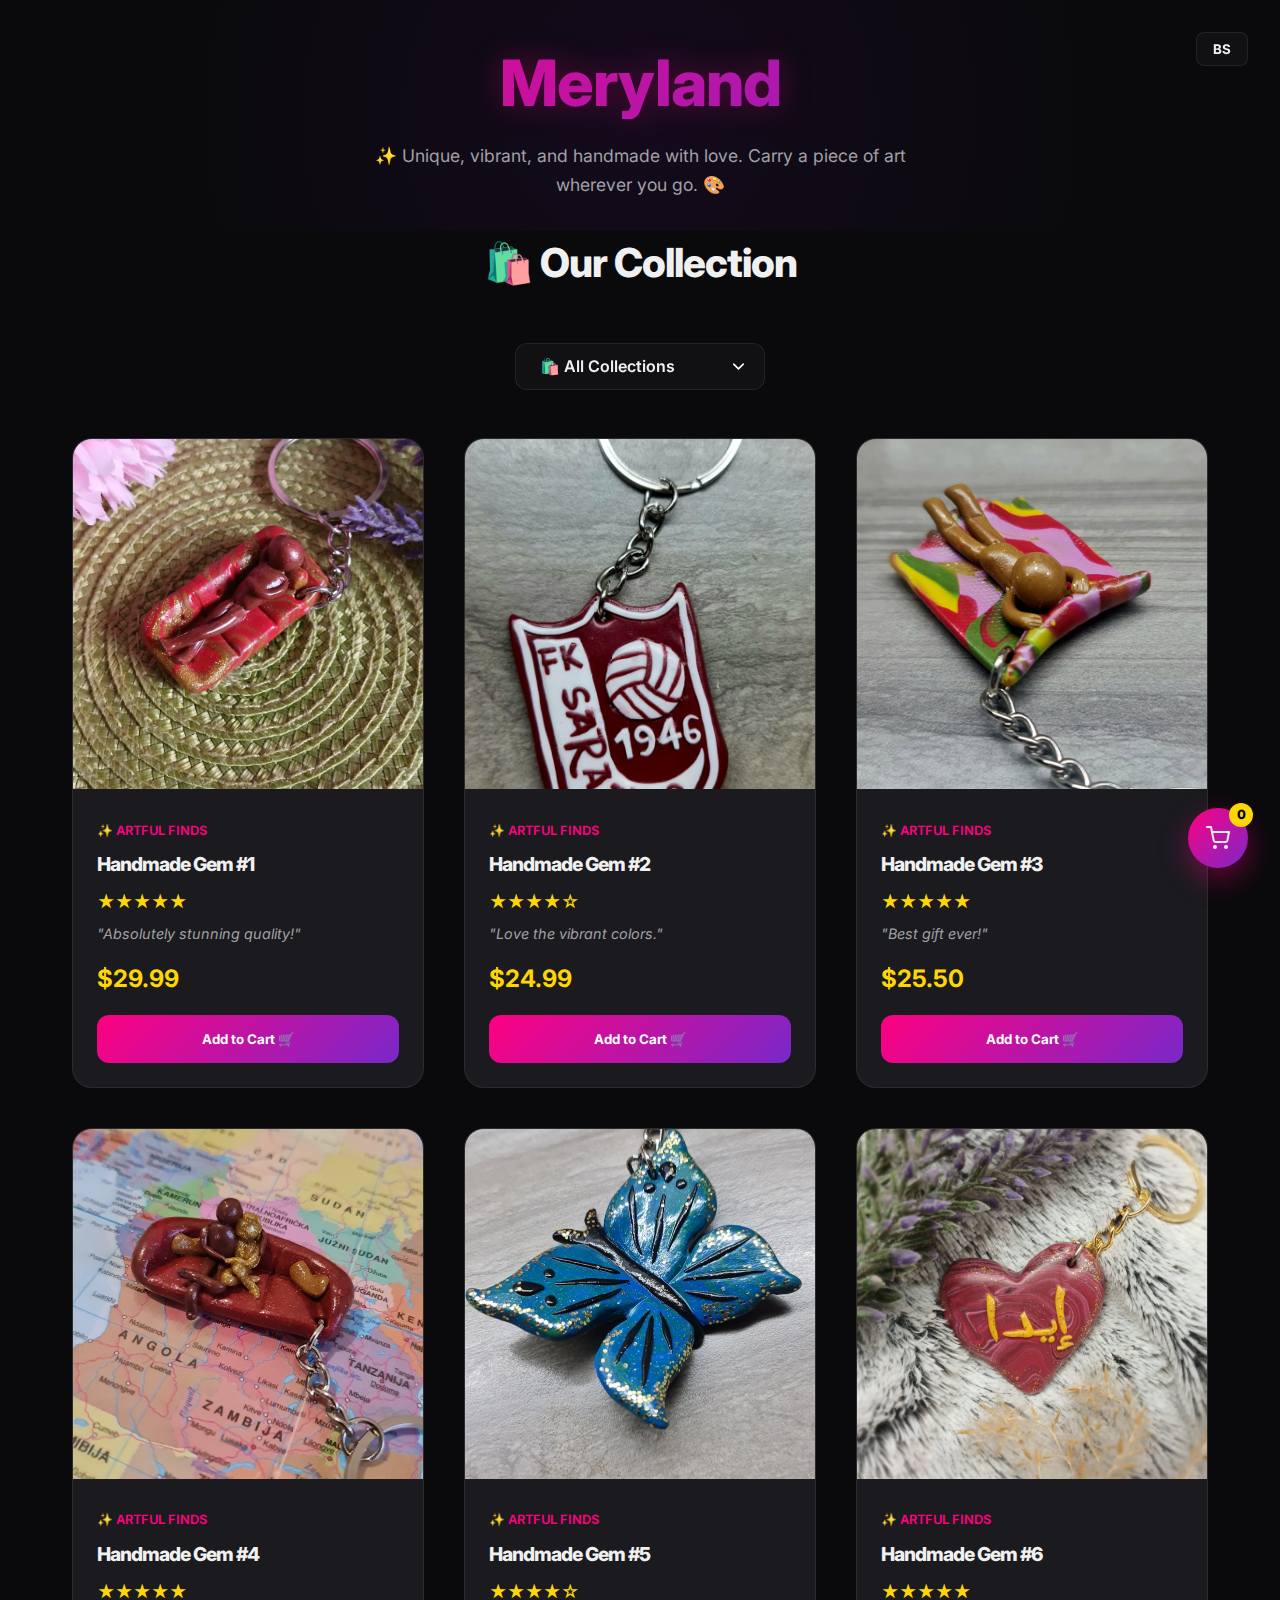
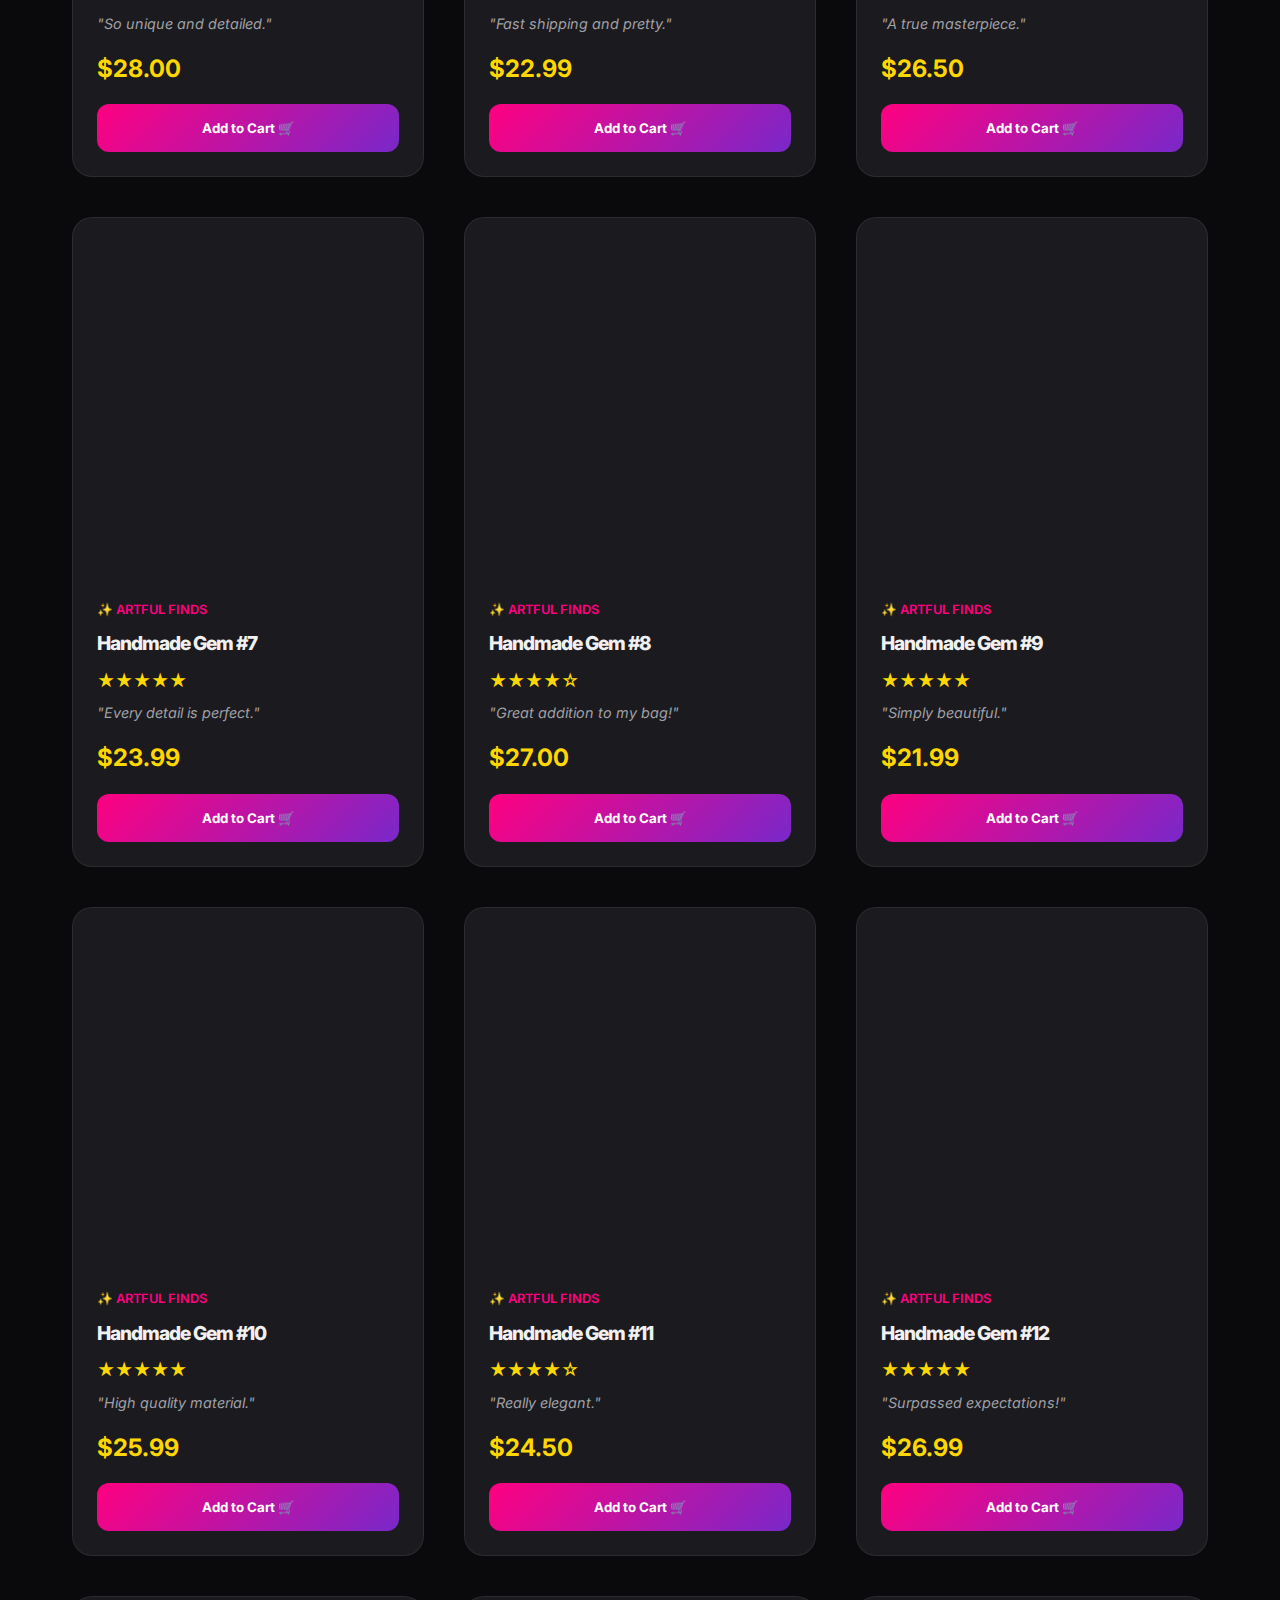
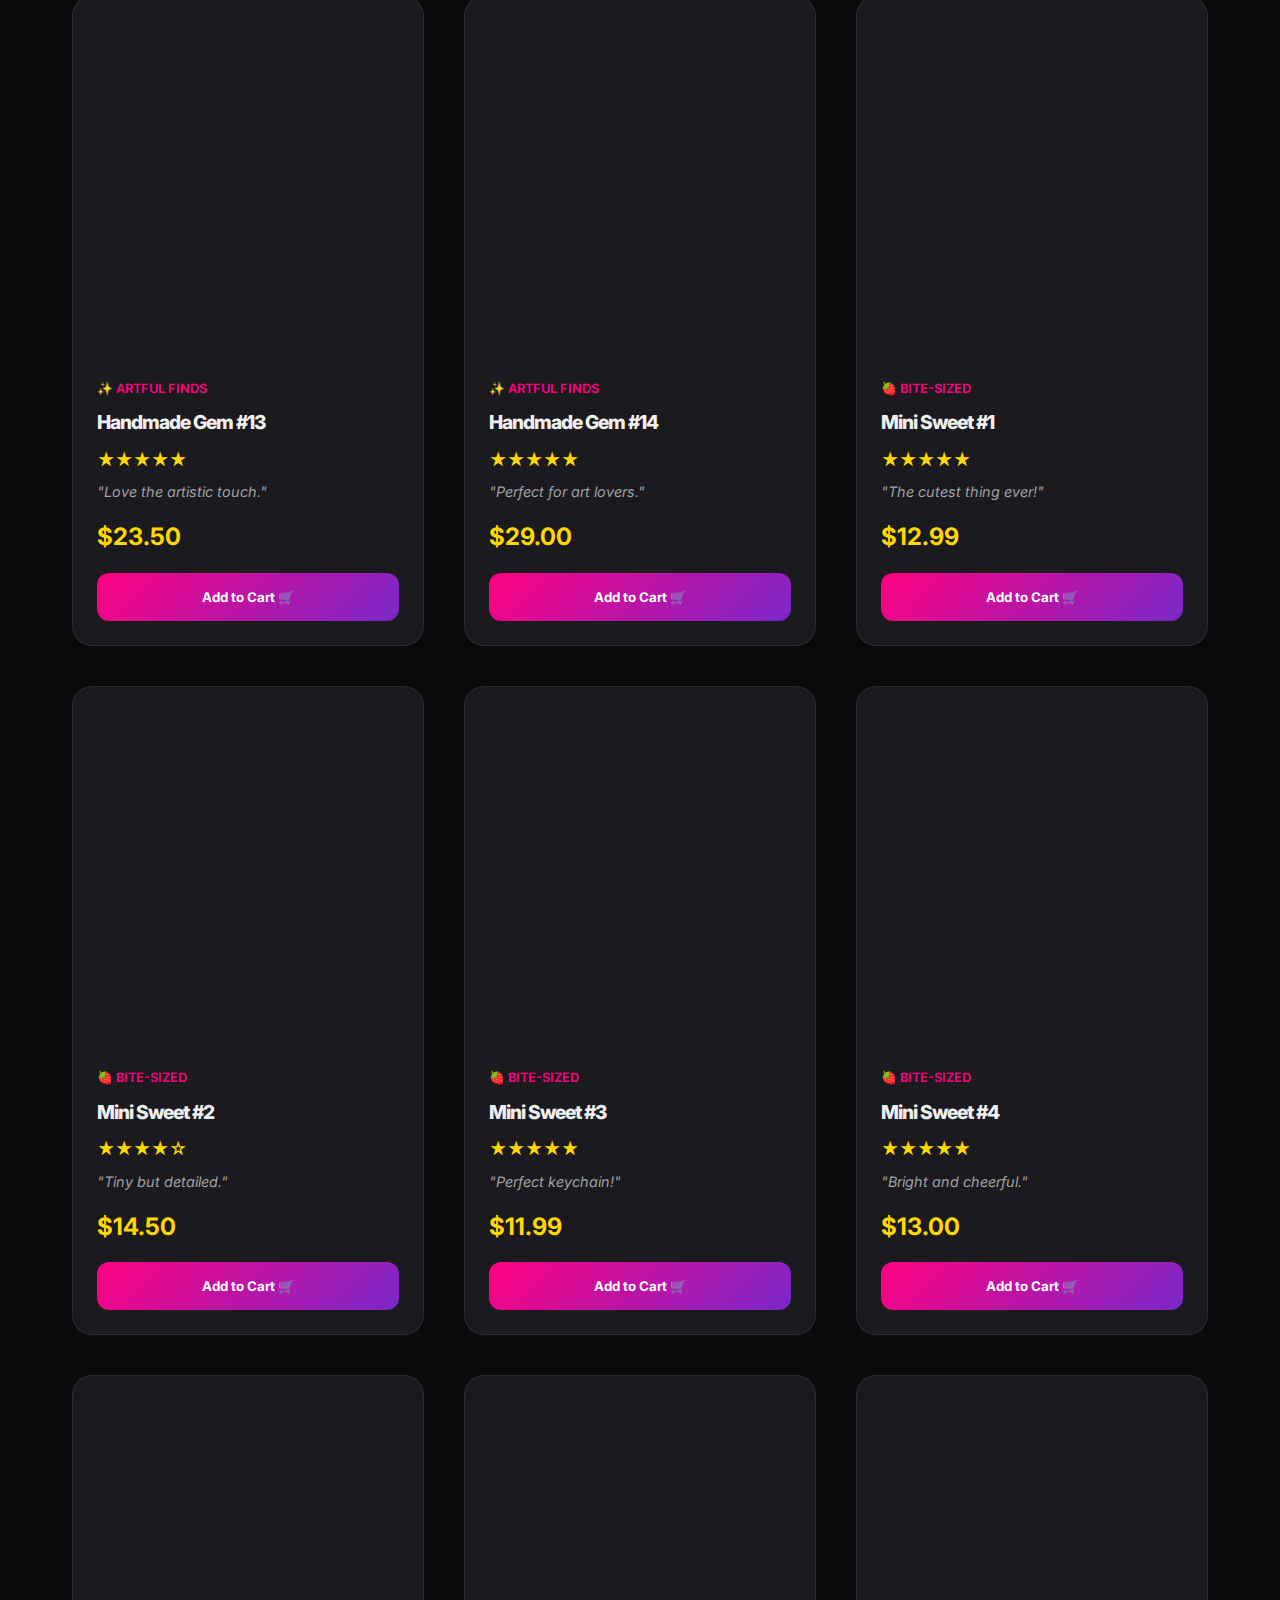
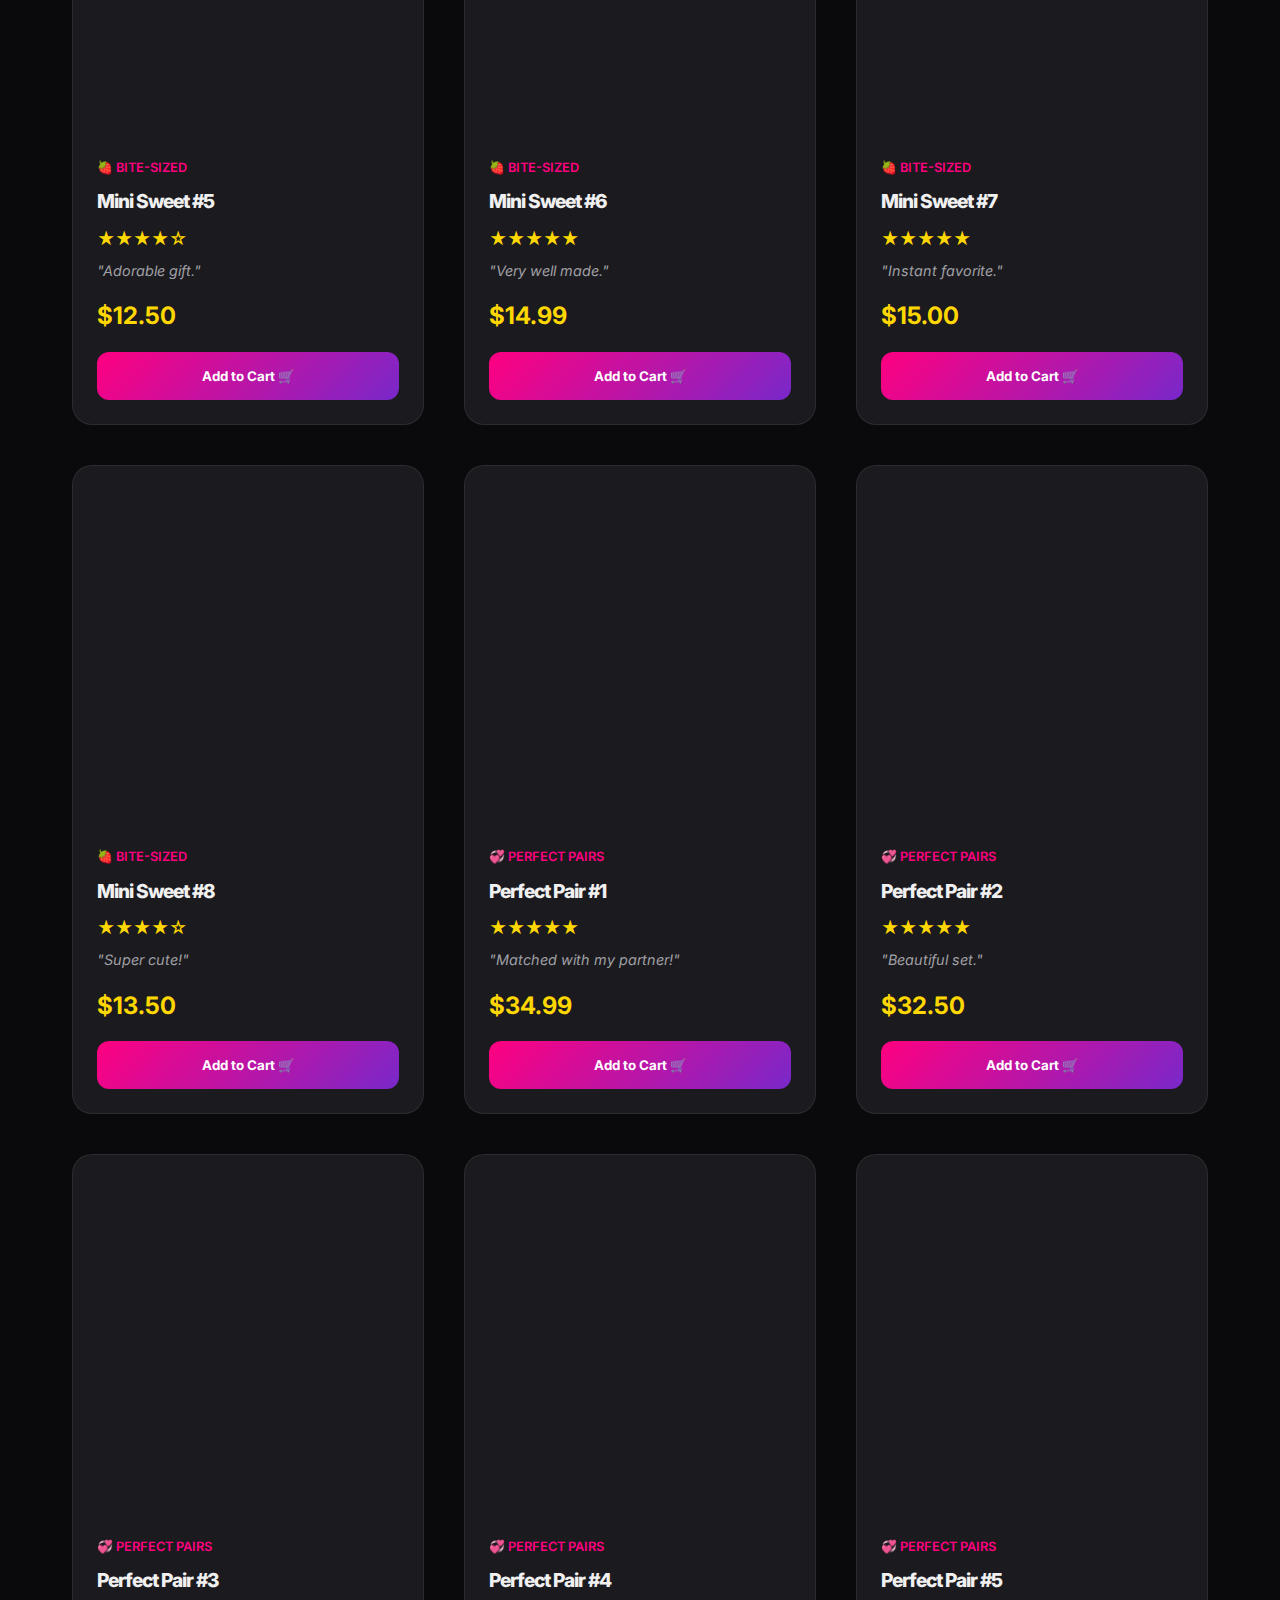
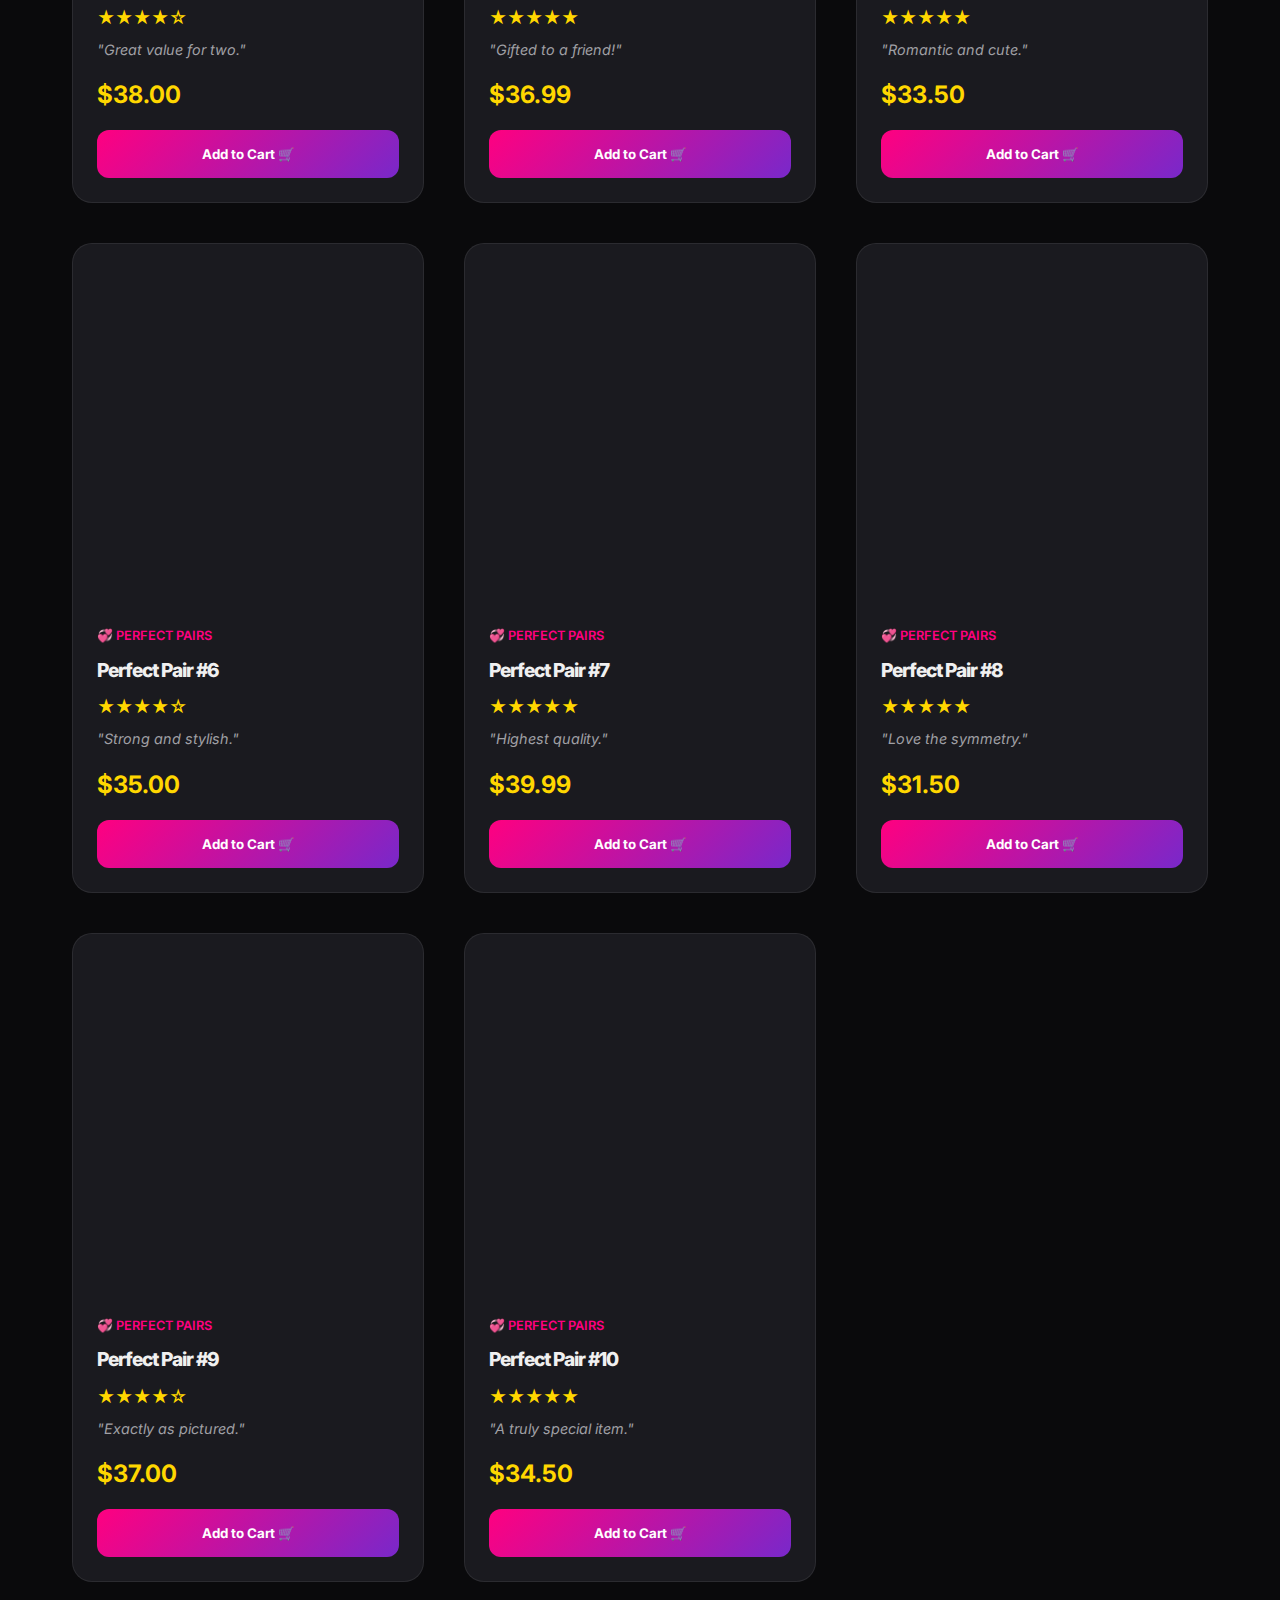
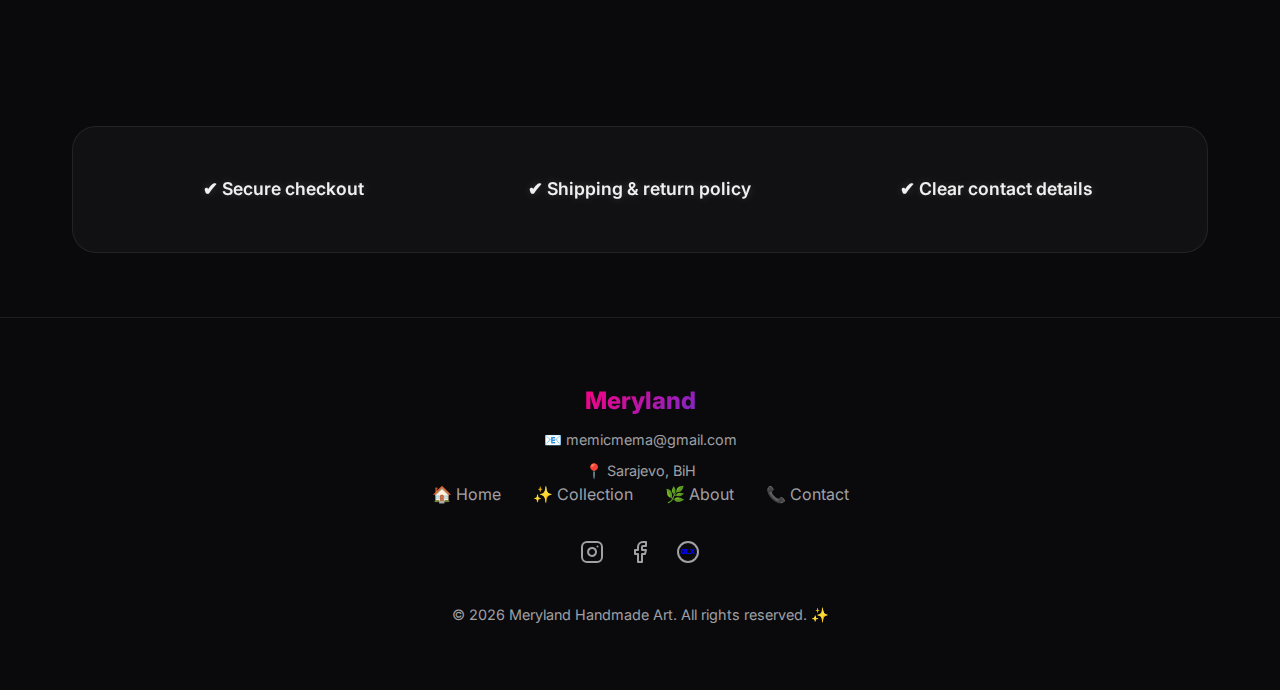
<file: index.html>
<!DOCTYPE html>
<html lang="en">

<head>
    <meta charset="UTF-8">
    <meta name="viewport" content="width=device-width, initial-scale=1.0">
    <title>Meryland | Handmade Keychains</title>
    <link rel="stylesheet" href="style.css">
    <link rel="preconnect" href="https://fonts.googleapis.com">
    <link rel="preconnect" href="https://fonts.gstatic.com" crossorigin>
    <link href="https://fonts.googleapis.com/css2?family=Inter:wght@400;600;700;800&display=swap" rel="stylesheet">
</head>

<body>
    <button class="lang-btn" id="lang-btn" onclick="toggleLanguage()">BS</button>
    <header>
        <div class="container animate-in">
            <h1 class="hero-title">Meryland</h1>
            <p class="hero-subtitle">✨ Unique, vibrant, and handmade with love. Carry a piece of art wherever you go. 🎨
            </p>
        </div>
    </header>

    <main class="container">
        <h2 class="section-title animate-in">🛍️ Our Collection</h2>
        <div class="filter-container animate-in">
            <select id="category-filter" class="category-select">
                <option value="all">🛍️ All Collections</option>
                <option value="Bite-Sized">🍔 Bite-Sized Series</option>
                <option value="Perfect Pairs">💞 Perfect Pairs</option>
                <option value="Artful Finds">✨ Artful Finds</option>
            </select>
        </div>
        <div class="product-grid" id="product-grid">
            <!-- Featured items pre-rendered for immediate mobile visibility -->
            <div class="product-card">
                <img src="imgs/✨ Artful Finds/00bb8e18-7c90-4c32-ad2d-9b4a12354070.jpg" alt="Handmade Gem #1"
                    class="product-image" fetchpriority="high" decoding="async">
                <div class="product-info">
                    <div class="product-category">✨ Artful Finds</div>
                    <h3 class="product-name">Handmade Gem #1</h3>
                    <div class="product-rating">★★★★★</div>
                    <div class="product-feedback">"Absolutely stunning quality!"</div>
                    <div class="product-price">$29.99</div>
                    <button class="add-to-cart" onclick="addToCart(1)">Add to Cart 🛒</button>
                </div>
            </div>
            <div class="product-card">
                <img src="imgs/🍓 Bite-Sized/0b1d79a0-8887-44d2-88e8-1b7bfe9244c3.jpg" alt="Mini Sweet #1"
                    class="product-image" loading="lazy" decoding="async">
                <div class="product-info">
                    <div class="product-category">🍓 Bite-Sized</div>
                    <h3 class="product-name">Mini Sweet #1</h3>
                    <div class="product-rating">★★★★★</div>
                    <div class="product-feedback">"The cutest thing ever!"</div>
                    <div class="product-price">$12.99</div>
                    <button class="add-to-cart" onclick="addToCart(15)">Add to Cart 🛒</button>
                </div>
            </div>
            <div class="product-card">
                <img src="imgs/💞 Perfect Pairs/00bb8e18-7c90-4c32-ad2d-9b4a12354070.jpg" alt="Perfect Pair #1"
                    class="product-image" loading="lazy" decoding="async">
                <div class="product-info">
                    <div class="product-category">💞 Perfect Pairs</div>
                    <h3 class="product-name">Perfect Pair #1</h3>
                    <div class="product-rating">★★★★★</div>
                    <div class="product-feedback">"Matched with my partner!"</div>
                    <div class="product-price">$34.99</div>
                    <button class="add-to-cart" onclick="addToCart(23)">Add to Cart 🛒</button>
                </div>
            </div>
        </div>

        <section class="trust-elements animate-in">
            <div class="trust-item">
                <p id="trust-secure">✔ Secure checkout</p>
            </div>
            <div class="trust-item">
                <p id="trust-shipping">✔ Shipping & return policy</p>
            </div>
            <div class="trust-item">
                <p id="trust-contact">✔ Clear contact details</p>
            </div>
        </section>
    </main>

    <div class="cart-btn" id="cart-btn">
        <svg xmlns="http://www.w3.org/2000/svg" width="24" height="24" viewBox="0 0 24 24" fill="none"
            stroke="currentColor" stroke-width="2" stroke-linecap="round" stroke-linejoin="round">
            <circle cx="9" cy="21" r="1" />
            <circle cx="20" cy="21" r="1" />
            <path d="M1 1h4l2.68 13.39a2 2 0 0 0 2 1.61h9.72a2 2 0 0 0 2-1.61L23 6H6" />
        </svg>
        <span class="cart-count" id="cart-count">0</span>
    </div>

    <footer>
        <div class="container">
            <div class="footer-logo">Meryland</div>
            <div class="footer-contact">
                <p>📧 memicmema@gmail.com</p>
                <p>📍 Sarajevo, BiH</p>
            </div>
            <ul class="footer-links">
                <li>🏠 Home</li>
                <li>✨ Collection</li>
                <li>🌿 About</li>
                <li>📞 Contact</li>
            </ul>
            <div class="footer-social">
                <a href="#" target="_blank">
                    <svg xmlns="http://www.w3.org/2000/svg" width="24" height="24" viewBox="0 0 24 24" fill="none"
                        stroke="currentColor" stroke-width="2" stroke-linecap="round" stroke-linejoin="round">
                        <rect x="2" y="2" width="20" height="20" rx="5" ry="5" />
                        <path d="M16 11.37A4 4 0 1 1 12.63 8 4 4 0 0 1 16 11.37z" />
                        <line x1="17.5" y1="6.5" x2="17.51" y2="6.5" />
                    </svg>
                </a>
                <a href="https://www.facebook.com/meryland.decor?rdid=kmYo4Ka2ZT1Xv5bX&share_url=https%3A%2F%2Fwww.facebook.com%2Fshare%2F1Aa8e6MvHa%2F#"
                    target="_blank">
                    <svg xmlns="http://www.w3.org/2000/svg" width="24" height="24" viewBox="0 0 24 24" fill="none"
                        stroke="currentColor" stroke-width="2" stroke-linecap="round" stroke-linejoin="round">
                        <path d="M18 2h-3a5 5 0 0 0-5 5v3H7v4h3v8h4v-8h3l1-4h-4V7a1 1 0 0 1 1-1h3z" />
                    </svg>
                </a>
                <a href="https://olx.ba/profil/Mary06" target="_blank" title="OLX">
                    <svg xmlns="http://www.w3.org/2000/svg" width="24" height="24" viewBox="0 0 24 24" fill="none"
                        stroke="currentColor" stroke-width="2" stroke-linecap="round" stroke-linejoin="round">
                        <circle cx="12" cy="12" r="10" />
                        <text x="50%" y="50%" text-anchor="middle" dy=".32em" font-family="sans-serif" font-weight="900"
                            font-size="7" stroke="none" fill="currentColor">OLX</text>
                    </svg>
                </a>
            </div>
            <div class="copyright">&copy; 2026 Meryland Handmade Art. All rights reserved. ✨</div>
        </div>
    </footer>

    <script src="app.js"></script>
</body>

</html>
</file>
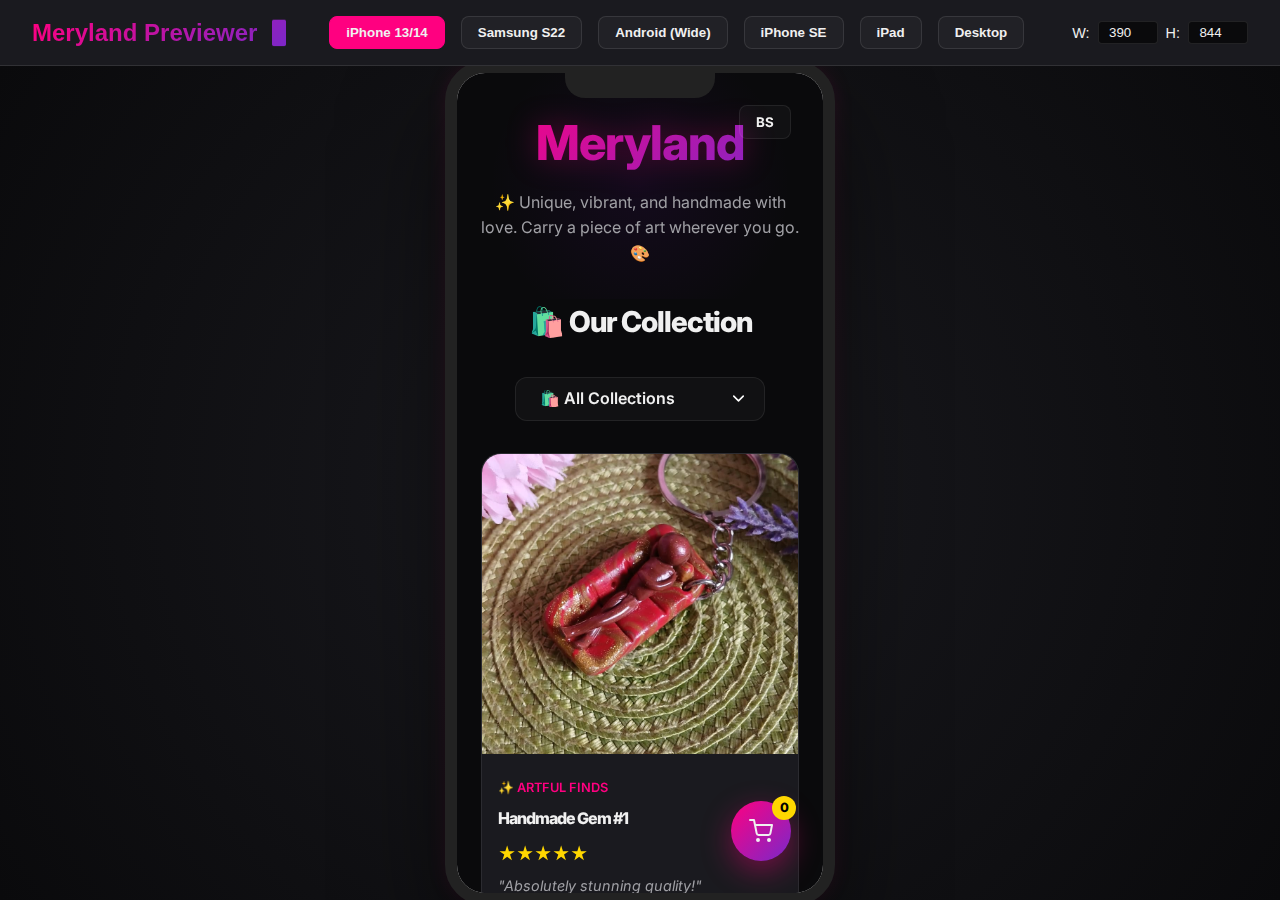
<file: preview_tool.html>
<!DOCTYPE html>
<html lang="en">

<head>
    <meta charset="UTF-8">
    <meta name="viewport" content="width=device-width, initial-scale=1.0">
    <title>Meryland | Mobile Previewer 📱</title>
    <style>
        :root {
            --primary: #ff0080;
            --secondary: #6a0dad;
            --bg: #0a0a0c;
            --surface: #1a1a1f;
            --text: #f0f0f0;
            --glass: rgba(255, 255, 255, 0.03);
            --glass-border: rgba(255, 255, 255, 0.1);
        }

        * {
            margin: 0;
            padding: 0;
            box-sizing: border-box;
            font-family: 'Inter', -apple-system, sans-serif;
        }

        body {
            background-color: var(--bg);
            color: var(--text);
            height: 100vh;
            display: flex;
            flex-direction: column;
            overflow: hidden;
        }

        header {
            padding: 1rem 2rem;
            background: var(--surface);
            border-bottom: 1px solid var(--glass-border);
            display: flex;
            justify-content: space-between;
            align-items: center;
            z-index: 10;
        }

        .logo {
            font-size: 1.5rem;
            font-weight: 800;
            background: linear-gradient(135deg, #ff0080 0%, #7928ca 100%);
            background-clip: text;
            /* line 42: Fixed compatibility */
            -webkit-background-clip: text;
            -webkit-text-fill-color: transparent;
        }

        .controls {
            display: flex;
            gap: 1rem;
            align-items: center;
        }

        button {
            padding: 0.5rem 1rem;
            background: var(--glass);
            border: 1px solid var(--glass-border);
            color: var(--text);
            border-radius: 8px;
            cursor: pointer;
            transition: all 0.3s;
            font-weight: 600;
        }

        button:hover {
            background: var(--glass-border);
        }

        button.active {
            background: var(--primary);
            border-color: var(--primary);
        }

        .size-inputs {
            display: flex;
            gap: 0.5rem;
            align-items: center;
            margin-left: 2rem;
            font-size: 0.9rem;
            color: var(--text-dim);
        }

        input {
            width: 60px;
            background: var(--bg);
            border: 1px solid var(--glass-border);
            color: var(--text);
            padding: 0.2rem 0.5rem;
            border-radius: 4px;
            text-align: center;
        }

        main {
            flex: 1;
            display: flex;
            justify-content: center;
            align-items: center;
            padding: 2rem;
            background: radial-gradient(circle at center, #1a1a1f 0%, #0a0a0c 100%);
            overflow: auto;
        }

        .device-frame {
            background: #111;
            border: 12px solid #222;
            border-radius: 40px;
            box-shadow: 0 50px 100px rgba(0, 0, 0, 0.5), 0 0 20px rgba(255, 0, 128, 0.1);
            position: relative;
            transition: all 0.5s cubic-bezier(0.4, 0, 0.2, 1);
            overflow: hidden;
        }

        .device-frame::before {
            content: '';
            position: absolute;
            top: 0;
            left: 50%;
            transform: translateX(-50%);
            width: 150px;
            height: 25px;
            background: #222;
            border-bottom-left-radius: 20px;
            border-bottom-right-radius: 20px;
            z-index: 5;
        }

        iframe {
            width: 100%;
            height: 100%;
            border: none;
            background: white;
        }
    </style>
</head>

<body>
    <header>
        <div class="logo">Meryland Previewer 📱</div>
        <div class="controls">
            <button onclick="setDevice(390, 844, this)" class="active">iPhone 13/14</button>
            <button onclick="setDevice(360, 800, this)">Samsung S22</button>
            <button onclick="setDevice(412, 915, this)">Android (Wide)</button>
            <button onclick="setDevice(375, 667, this)">iPhone SE</button>
            <button onclick="setDevice(768, 1024, this)">iPad</button>
            <button onclick="setDevice(1440, 900, this, true)">Desktop</button>

            <div class="size-inputs">
                W: <input type="number" id="w" value="390" onchange="updateManual()">
                H: <input type="number" id="h" value="844" onchange="updateManual()">
            </div>
        </div>
    </header>

    <main>
        <div class="device-frame" id="frame" style="width: 390px; height: 844px;">
            <iframe src="index.html"></iframe>
        </div>
    </main>

    <script>
        function setDevice(w, h, btn, isDesktop = false) {
            const frame = document.getElementById('frame');
            frame.style.width = w + 'px';
            frame.style.height = h + 'px';

            if (isDesktop) {
                frame.style.borderRadius = '8px';
                frame.style.borderWidth = '1px';
                frame.style.borderColor = 'var(--glass-border)';
            } else {
                frame.style.borderRadius = '40px';
                frame.style.borderWidth = '12px';
                frame.style.borderColor = '#222';
            }

            document.querySelectorAll('button').forEach(b => b.classList.remove('active'));
            if (btn) btn.classList.add('active');

            document.getElementById('w').value = w;
            document.getElementById('h').value = h;
        }

        function updateManual() {
            const w = document.getElementById('w').value;
            const h = document.getElementById('h').value;
            setDevice(w, h);
        }
    </script>
</body>

</html>
</file>
<file: style.css>
:root {
    --primary: #ff0080;
    --secondary: #6a0dad;
    --accent: #ffd700;
    --bg: #0a0a0c;
    --surface: #1a1a1f;
    --text: #f0f0f0;
    --text-dim: #a0a0a5;
    --glass: rgba(255, 255, 255, 0.03);
    --glass-border: rgba(255, 255, 255, 0.08);
    --gradient: linear-gradient(135deg, #ff0080 0%, #7928ca 100%);
    --gradient-glow: linear-gradient(135deg, rgba(255, 0, 128, 0.3) 0%, rgba(121, 40, 202, 0.3) 100%);
}

* {
    margin: 0;
    padding: 0;
    box-sizing: border-box;
    font-family: 'Inter', -apple-system, BlinkMacSystemFont, "Segoe UI", Roboto, sans-serif;
}

body {
    background-color: var(--bg);
    color: var(--text);
    overflow-x: hidden;
    line-height: 1.6;
}

/* Typography */
h1,
h2,
h3 {
    font-weight: 800;
    letter-spacing: -1px;
}

/* Language Toggle */
.lang-btn {
    position: fixed;
    top: 2rem;
    right: 2rem;
    padding: 0.5rem 1rem;
    background: var(--glass);
    border: 1px solid var(--glass-border);
    color: var(--text);
    border-radius: 8px;
    font-weight: 700;
    cursor: pointer;
    z-index: 1001;
    transition: all 0.3s;
}

.lang-btn:hover {
    background: var(--primary);
    border-color: var(--primary);
}

/* Filter */
.filter-container {
    margin-bottom: 3rem;
    display: flex;
    justify-content: center;
}

.category-select {
    padding: 0.8rem 1.5rem;
    background: var(--glass);
    border: 1px solid var(--glass-border);
    color: var(--text);
    border-radius: 12px;
    font-family: inherit;
    font-size: 1rem;
    font-weight: 600;
    cursor: pointer;
    outline: none;
    transition: all 0.3s cubic-bezier(0.4, 0, 0.2, 1);
    backdrop-filter: blur(10px);
    -webkit-backdrop-filter: blur(10px);
    appearance: none;
    background-image: url("data:image/svg+xml,%3Csvg xmlns='http://www.w3.org/2000/svg' width='24' height='24' viewBox='0 0 24 24' fill='none' stroke='white' stroke-width='2' stroke-linecap='round' stroke-linejoin='round'%3E%3Cpath d='m6 9 6 6 6-6'/%3E%3C/svg%3E");
    background-repeat: no-repeat;
    background-position: right 1rem center;
    background-size: 1.2rem;
    padding-right: 3rem;
    min-width: 250px;
}

.category-select:hover {
    border-color: var(--primary);
    background: rgba(255, 255, 255, 0.05);
    box-shadow: 0 0 20px var(--glow);
}

.category-select:focus {
    border-color: var(--primary);
}

.category-select option {
    background: #1a1a1e;
    color: white;
    padding: 10px;
}

/* Layout */
.container {
    max-width: 1200px;
    margin: 0 auto;
    padding: 0 2rem;
}

header {
    padding: 2rem 0 1rem;
    text-align: center;
    background: radial-gradient(circle at center, rgba(106, 13, 173, 0.1) 0%, transparent 70%);
}

.hero-title {
    font-size: clamp(2.5rem, 8vw, 4rem);
    background: var(--gradient);
    -webkit-background-clip: text;
    background-clip: text;
    -webkit-text-fill-color: transparent;
    margin-bottom: 0.5rem;
    filter: drop-shadow(0 0 15px rgba(255, 0, 128, 0.3));
}

.hero-subtitle {
    font-size: 1.1rem;
    color: var(--text-dim);
    margin-bottom: 1rem;
    max-width: 600px;
    margin-left: auto;
    margin-right: auto;
}

/* Products */
.section-title {
    font-size: 2.5rem;
    margin-bottom: 3rem;
    text-align: center;
}

.product-grid {
    display: grid;
    grid-template-columns: repeat(auto-fill, minmax(280px, 1fr));
    gap: 2.5rem;
    padding-bottom: 5rem;
}

.product-card {
    background: var(--surface);
    border-radius: 20px;
    overflow: hidden;
    border: 1px solid var(--glass-border);
    transition: all 0.4s cubic-bezier(0.175, 0.885, 0.32, 1.275);
    position: relative;
}

.product-card:hover {
    transform: translateY(-10px);
    border-color: var(--primary);
    box-shadow: 0 20px 40px rgba(0, 0, 0, 0.4);
}

.product-image {
    width: 100%;
    height: 350px;
    object-fit: cover;
    transition: transform 0.5s ease;
}

.product-card:hover .product-image {
    transform: scale(1.05);
}

.product-info {
    padding: 1.5rem;
}

.product-category {
    font-size: 0.8rem;
    color: var(--primary);
    text-transform: uppercase;
    font-weight: 600;
    margin-bottom: 0.5rem;
}

.product-name {
    font-size: 1.2rem;
    margin-bottom: 0.5rem;
}

.product-price {
    font-size: 1.5rem;
    font-weight: 700;
    color: var(--accent);
}

.product-rating {
    color: #ffd700;
    font-size: 1.1rem;
    margin-bottom: 0.5rem;
}

.product-feedback {
    font-size: 0.9rem;
    color: var(--text-dim);
    font-style: italic;
    margin-bottom: 1rem;
    line-height: 1.4;
}

.add-to-cart {
    width: 100%;
    padding: 1rem;
    background: var(--gradient);
    color: white;
    border: none;
    border-radius: 12px;
    font-weight: 700;
    margin-top: 1rem;
    cursor: pointer;
    transition: opacity 0.3s;
}

.add-to-cart:hover {
    opacity: 0.9;
}

/* Trust Section */
.trust-elements {
    display: grid;
    grid-template-columns: repeat(auto-fit, minmax(280px, 1fr));
    gap: 2rem;
    margin: 4rem 0;
    padding: 3rem;
    background: var(--glass);
    border: 1px solid var(--glass-border);
    border-radius: 24px;
    backdrop-filter: blur(20px);
    -webkit-backdrop-filter: blur(20px);
}

.trust-item {
    text-align: center;
    color: var(--text);
    font-weight: 600;
    font-size: 1.1rem;
}

.trust-item p {
    text-shadow: 0 0 10px rgba(255, 255, 255, 0.2);
}

/* Cart Overlay */
.cart-btn {
    position: fixed;
    bottom: 2rem;
    right: 2rem;
    width: 60px;
    height: 60px;
    border-radius: 50%;
    background: var(--gradient);
    display: flex;
    justify-content: center;
    align-items: center;
    cursor: pointer;
    box-shadow: 0 10px 30px rgba(255, 0, 128, 0.4);
    z-index: 1000;
}

.cart-count {
    position: absolute;
    top: -5px;
    right: -5px;
    background: var(--accent);
    color: black;
    width: 24px;
    height: 24px;
    border-radius: 50%;
    font-size: 0.8rem;
    font-weight: 800;
    display: flex;
    justify-content: center;
    align-items: center;
}

/* Animations */
@keyframes fadeIn {
    from {
        opacity: 0;
        transform: translateY(20px);
    }

    to {
        opacity: 1;
        transform: translateY(0);
    }
}

.animate-in {
    animation: fadeIn 0.8s ease-out forwards;
}

/* Footer */
footer {
    padding: 4rem 0;
    text-align: center;
    border-top: 1px solid var(--glass-border);
    margin-top: 4rem;
}

.footer-logo {
    font-size: 1.5rem;
    font-weight: 800;
    background: var(--gradient);
    -webkit-background-clip: text;
    background-clip: text;
    -webkit-text-fill-color: transparent;
    margin-bottom: 0.5rem;
    display: inline-block;
}

.footer-info {
    margin-bottom: 2rem;
}

.footer-tagline {
    color: var(--text-dim);
    margin-bottom: 1rem;
}

.footer-contact {
    font-size: 0.9rem;
    color: var(--text-dim);
    display: flex;
    flex-direction: column;
    gap: 0.5rem;
}

.footer-links {
    display: flex;
    justify-content: center;
    gap: 2rem;
    list-style: none;
    margin-bottom: 2rem;
    color: var(--text-dim);
}

.footer-social {
    display: flex;
    justify-content: center;
    gap: 1.5rem;
    margin-bottom: 2rem;
}

.footer-social svg {
    width: 24px;
    height: 24px;
    stroke: var(--text-dim);
    transition: stroke 0.3s;
    cursor: pointer;
}

.footer-social svg:hover {
    stroke: var(--primary);
}

.copyright {
    color: var(--text-dim);
    font-size: 0.9rem;
}

/* Responsive */
@media (max-width: 768px) {
    .container {
        padding: 0 1.5rem;
    }

    header {
        min-height: 25vh;
        padding: 2rem 0 1rem;
    }

    .hero-title {
        font-size: 3rem;
        margin-bottom: 0.5rem;
    }

    .hero-subtitle {
        font-size: 1rem;
        margin-bottom: 1rem;
    }

    .section-title {
        font-size: 1.8rem;
        margin-bottom: 2rem;
    }

    .filter-container {
        margin-bottom: 2rem;
    }

    .product-grid {
        gap: 2rem;
        grid-template-columns: 1fr;
    }

    .product-image {
        height: 300px;
    }

    .product-info {
        padding: 1rem;
    }

    .product-name {
        font-size: 1rem;
    }

    .product-price {
        font-size: 1.2rem;
    }
}
</file>
